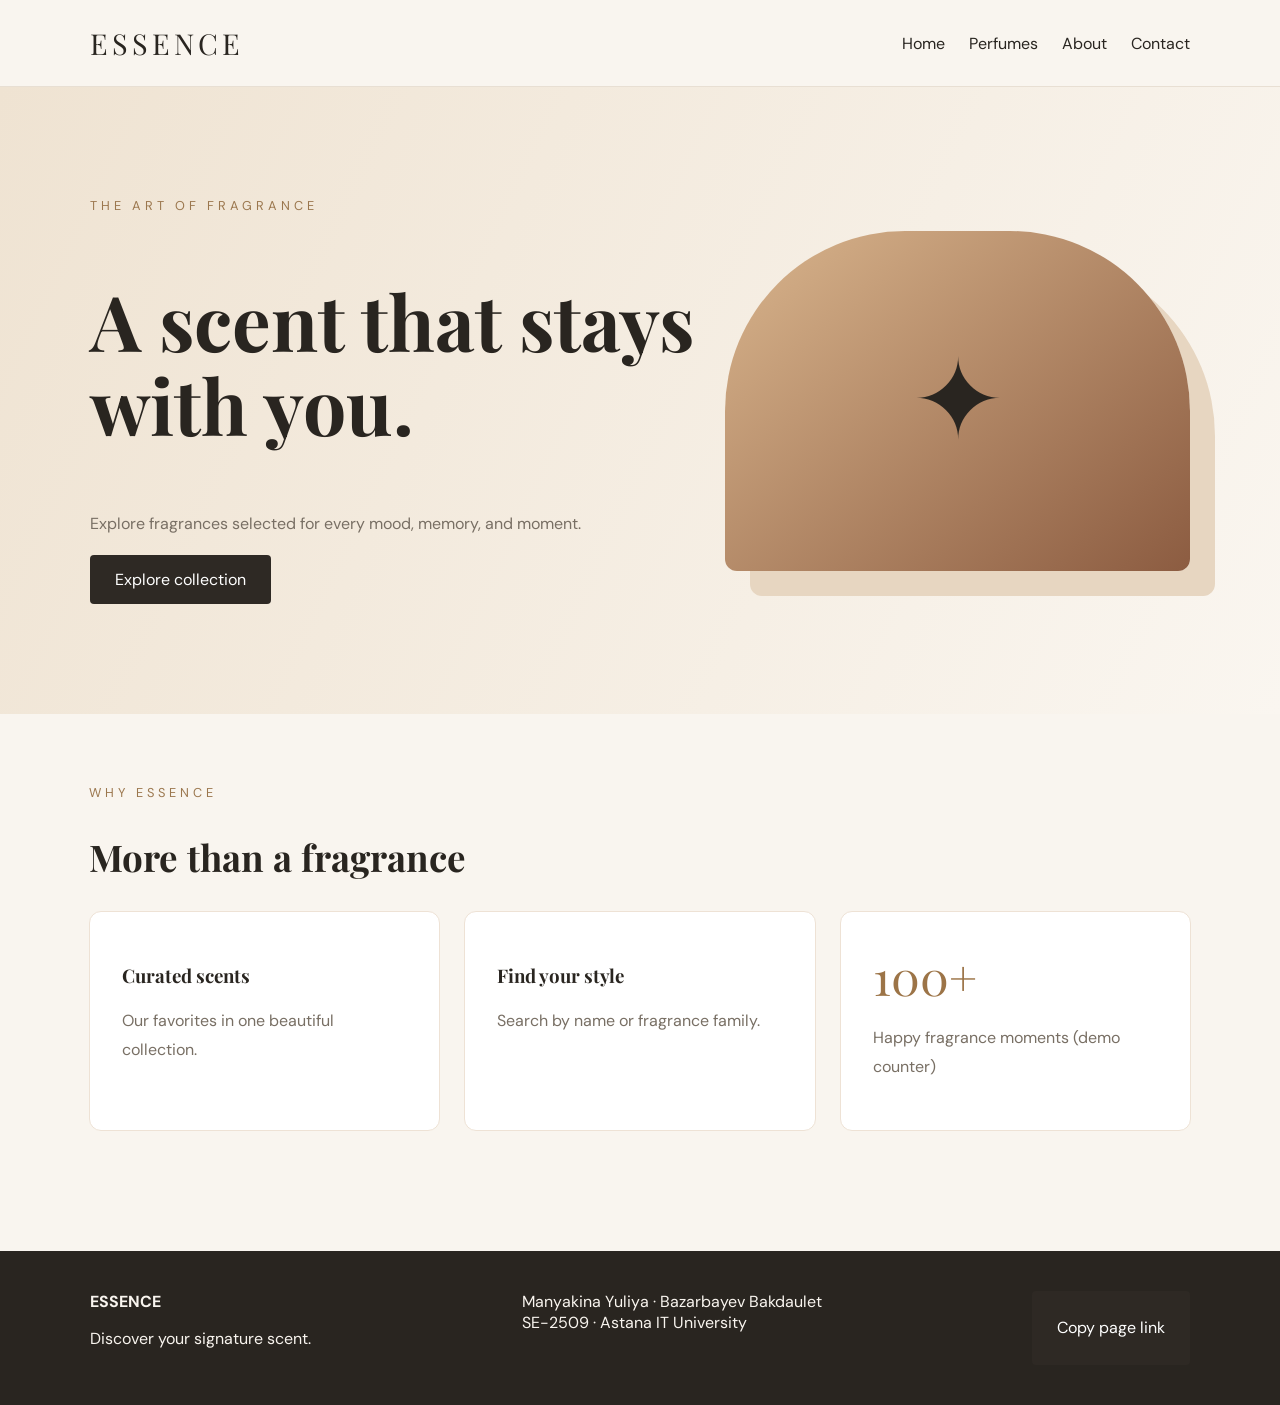
<file: index.html>
<!doctype html><html lang="en"><head><meta charset="utf-8"><meta name="viewport" content="width=device-width,initial-scale=1"><title>Home | ESSENCE</title><link rel="stylesheet" href="css/style.css"><script src="https://code.jquery.com/jquery-3.7.1.min.js"></script></head><body><div id="progress"></div><header class="nav"><a class="brand" href="index.html">ESSENCE</a><nav class="links"><a href="index.html">Home</a><a href="perfumes.html">Perfumes</a><a href="about.html">About</a><a href="contact.html">Contact</a></nav></header><main><section class="hero"><div id="welcome"><div class="eyebrow">The art of fragrance</div><h1>A scent that stays with you.</h1><p class="muted">Explore fragrances selected for every mood, memory, and moment.</p><a class="btn" href="perfumes.html">Explore collection</a></div><div class="hero-art" aria-label="Decorative perfume bottle">✦</div></section><section class="container"><div class="eyebrow">Why ESSENCE</div><h2>More than a fragrance</h2><div class="grid"><div class="panel"><h3>Curated scents</h3><p class="muted">Our favorites in one beautiful collection.</p></div><div class="panel"><h3>Find your style</h3><p class="muted">Search by name or fragrance family.</p></div><div class="panel"><div class="counter" id="counter">0+</div><p class="muted">Happy fragrance moments (demo counter)</p></div></div></section></main><footer><div><strong>ESSENCE</strong><p>Discover your signature scent.</p></div><div>Manyakina Yuliya · Bazarbayev Bakdaulet<br>SE-2509 · Astana IT University</div><button class="btn copy-link">Copy page link</button></footer><div id="toast" role="status"></div><script src="js/common.js"></script><script src="js/home.js"></script></body></html>
</file>
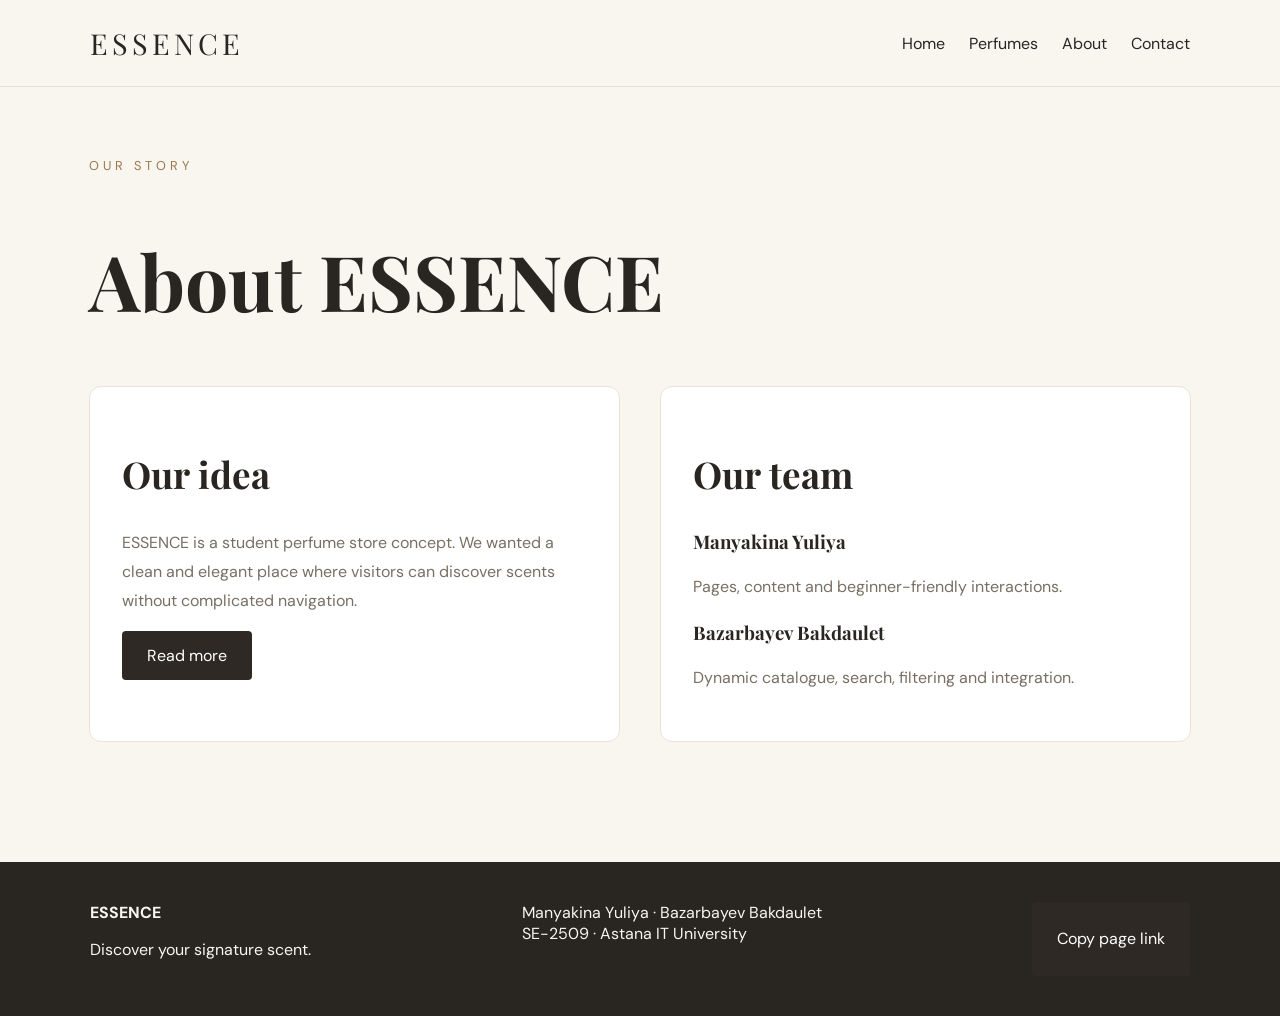
<file: about.html>
<!doctype html><html lang="en"><head><meta charset="utf-8"><meta name="viewport" content="width=device-width,initial-scale=1"><title>About | ESSENCE</title><link rel="stylesheet" href="css/style.css"><script src="https://code.jquery.com/jquery-3.7.1.min.js"></script></head><body><div id="progress"></div><header class="nav"><a class="brand" href="index.html">ESSENCE</a><nav class="links"><a href="index.html">Home</a><a href="perfumes.html">Perfumes</a><a href="about.html">About</a><a href="contact.html">Contact</a></nav></header><main><section class="container"><div class="eyebrow">Our story</div><h1>About ESSENCE</h1><div class="two"><div class="panel"><h2>Our idea</h2><p class="muted">ESSENCE is a student perfume store concept. We wanted a clean and elegant place where visitors can discover scents without complicated navigation.</p><button id="read-more" class="btn">Read more</button><p id="more" class="muted">We created this website for our Frontend jQuery assignment, using HTML, CSS, JavaScript and jQuery.</p></div><div class="panel"><h2>Our team</h2><h3>Manyakina Yuliya</h3><p class="muted">Pages, content and beginner-friendly interactions.</p><h3>Bazarbayev Bakdaulet</h3><p class="muted">Dynamic catalogue, search, filtering and integration.</p></div></div></section></main><footer><div><strong>ESSENCE</strong><p>Discover your signature scent.</p></div><div>Manyakina Yuliya · Bazarbayev Bakdaulet<br>SE-2509 · Astana IT University</div><button class="btn copy-link">Copy page link</button></footer><div id="toast" role="status"></div><script src="js/common.js"></script><script src="js/about.js"></script></body></html>
</file>
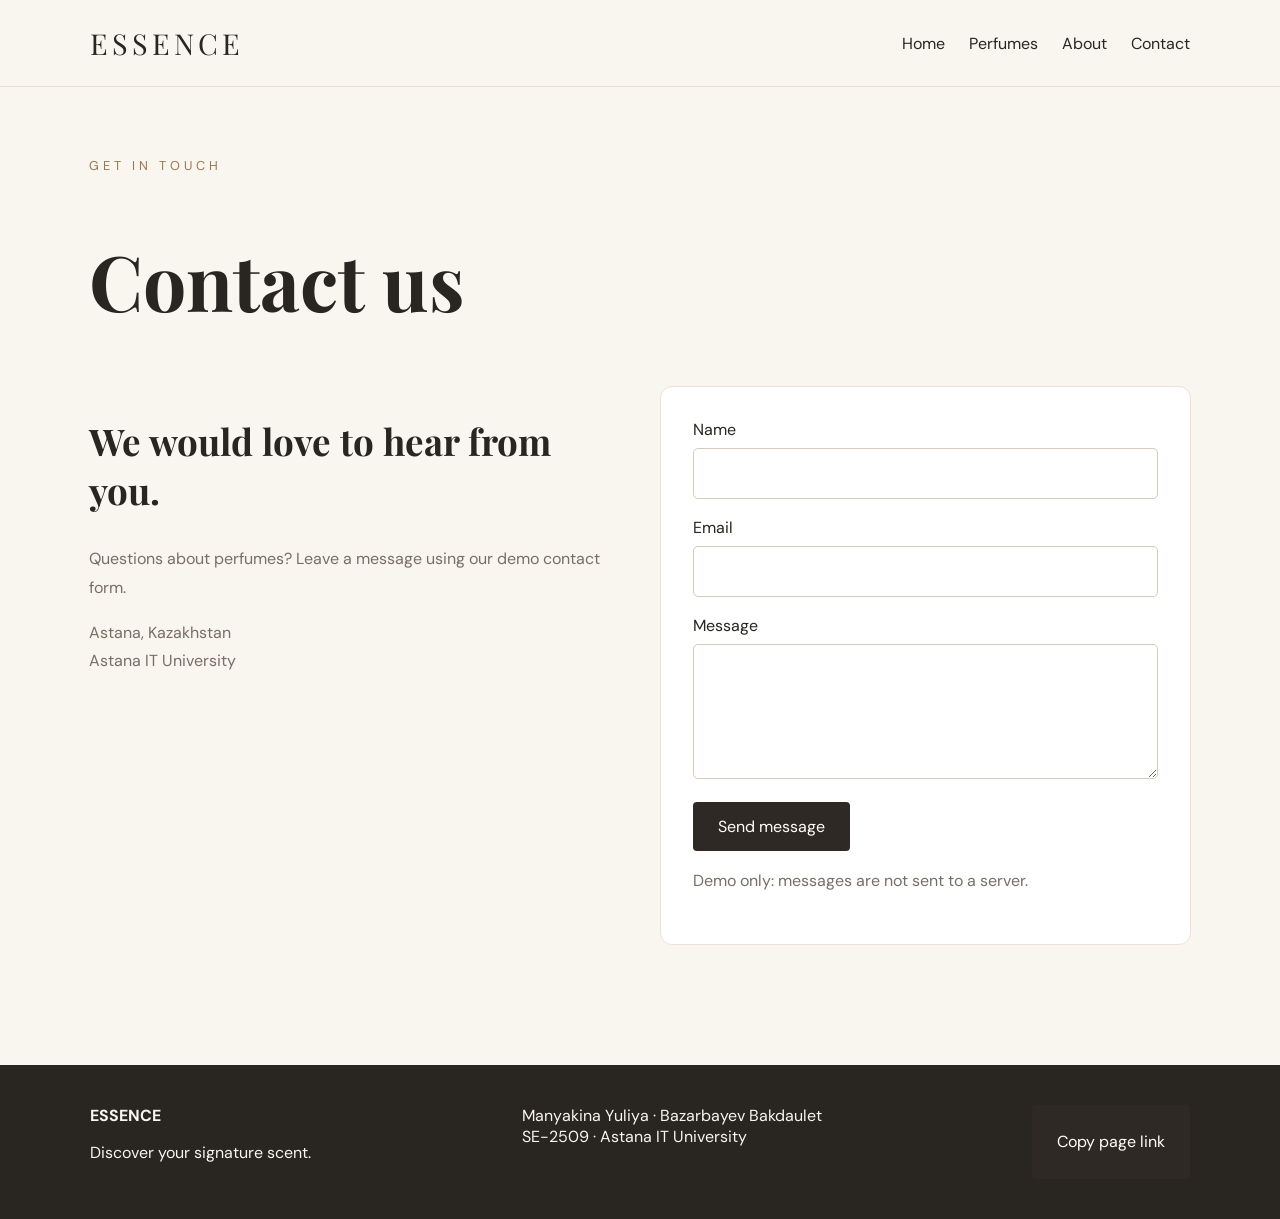
<file: contact.html>
<!doctype html><html lang="en"><head><meta charset="utf-8"><meta name="viewport" content="width=device-width,initial-scale=1"><title>Contact | ESSENCE</title><link rel="stylesheet" href="css/style.css"><script src="https://code.jquery.com/jquery-3.7.1.min.js"></script></head><body><div id="progress"></div><header class="nav"><a class="brand" href="index.html">ESSENCE</a><nav class="links"><a href="index.html">Home</a><a href="perfumes.html">Perfumes</a><a href="about.html">About</a><a href="contact.html">Contact</a></nav></header><main><section class="container"><div class="eyebrow">Get in touch</div><h1>Contact us</h1><div class="two"><div><h2>We would love to hear from you.</h2><p class="muted">Questions about perfumes? Leave a message using our demo contact form.</p><p class="muted">Astana, Kazakhstan<br>Astana IT University</p></div><form id="contact-form" class="panel"><label for="name">Name</label><input class="field" id="name" required><label for="email">Email</label><input class="field" id="email" type="email" required><label for="message">Message</label><textarea class="field" id="message" rows="5" required></textarea><button id="send" class="btn" type="submit">Send message</button><span id="spinner" style="display:none;margin-left:12px">⏳ Loading...</span><p class="muted">Demo only: messages are not sent to a server.</p></form></div></section></main><footer><div><strong>ESSENCE</strong><p>Discover your signature scent.</p></div><div>Manyakina Yuliya · Bazarbayev Bakdaulet<br>SE-2509 · Astana IT University</div><button class="btn copy-link">Copy page link</button></footer><div id="toast" role="status"></div><script src="js/common.js"></script><script src="js/contact.js"></script></body></html>
</file>
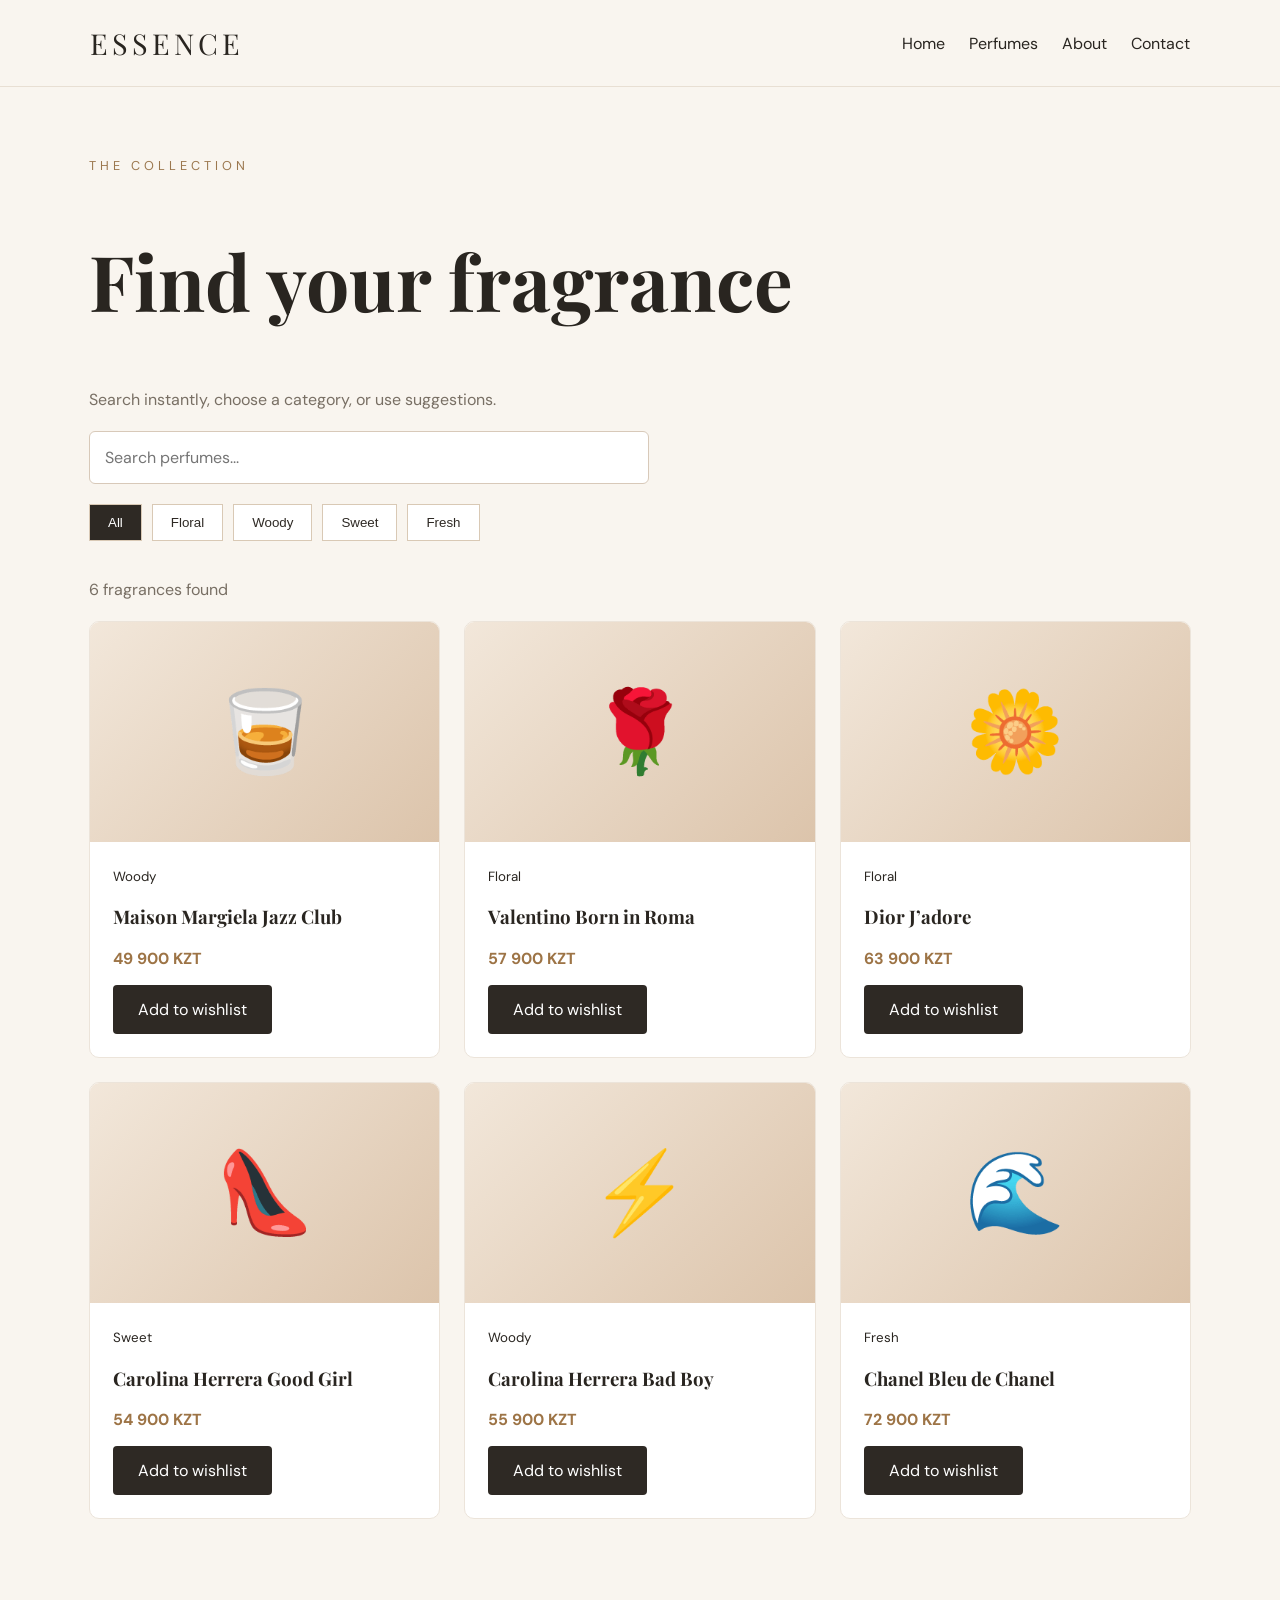
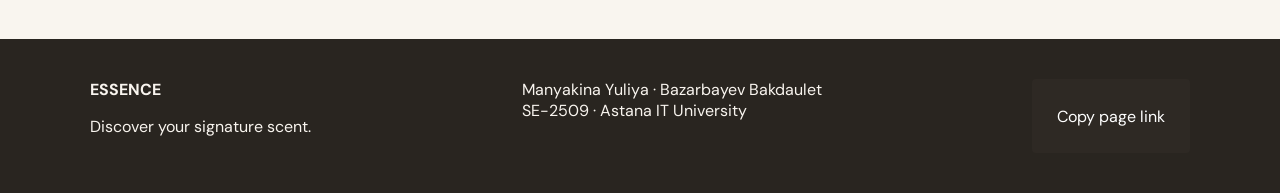
<file: perfumes.html>
<!doctype html><html lang="en"><head><meta charset="utf-8"><meta name="viewport" content="width=device-width,initial-scale=1"><title>Perfumes | ESSENCE</title><link rel="stylesheet" href="css/style.css"><script src="https://code.jquery.com/jquery-3.7.1.min.js"></script></head><body><div id="progress"></div><header class="nav"><a class="brand" href="index.html">ESSENCE</a><nav class="links"><a href="index.html">Home</a><a href="perfumes.html">Perfumes</a><a href="about.html">About</a><a href="contact.html">Contact</a></nav></header><main><section class="container"><div class="eyebrow">The collection</div><h1>Find your fragrance</h1><p class="muted">Search instantly, choose a category, or use suggestions.</p><div class="search-wrap"><input id="search" class="search" type="search" autocomplete="off" placeholder="Search perfumes..."><div id="suggestions" class="suggestions"></div></div><div class="filters"><button class="filter selected" data-category="All">All</button><button class="filter" data-category="Floral">Floral</button><button class="filter" data-category="Woody">Woody</button><button class="filter" data-category="Sweet">Sweet</button><button class="filter" data-category="Fresh">Fresh</button></div><p id="count" class="muted"></p><div id="products" class="grid"></div></section></main><footer><div><strong>ESSENCE</strong><p>Discover your signature scent.</p></div><div>Manyakina Yuliya · Bazarbayev Bakdaulet<br>SE-2509 · Astana IT University</div><button class="btn copy-link">Copy page link</button></footer><div id="toast" role="status"></div><script src="js/common.js"></script><script src="js/data.js"></script><script src="js/products.js"></script></body></html>
</file>
<file: css/style.css>
@import url('https://fonts.googleapis.com/css2?family=DM+Sans:wght@400;500;700&family=Playfair+Display:wght@500;600&display=swap');
:root{--ink:#292520;--cream:#f9f5ef;--gold:#ae8350}*{box-sizing:border-box}html{scroll-behavior:smooth}body{margin:0;background:var(--cream);color:var(--ink);font-family:'DM Sans',sans-serif}h1,h2,h3,.brand{font-family:'Playfair Display',serif}h1{font-size:clamp(2.6rem,6vw,5.5rem);line-height:1.1}h2{font-size:2.3rem}a{text-decoration:none;color:inherit}.nav{display:flex;justify-content:space-between;align-items:center;padding:24px 7%;border-bottom:1px solid #e8dfd3;gap:20px}.brand{font-size:1.8rem;letter-spacing:4px}.links{display:flex;gap:24px;flex-wrap:wrap}.links a:hover,.active{color:var(--gold)}.hero{padding:110px 7%;background:linear-gradient(115deg,#efe3d2,#faf6f0);display:grid;grid-template-columns:1.3fr 1fr;gap:30px;align-items:center}.eyebrow{letter-spacing:4px;text-transform:uppercase;color:#9b774e;font-size:.8rem}.hero-art{height:340px;border-radius:180px 180px 12px 12px;background:linear-gradient(140deg,#d9b58d,#8c5c41);display:grid;place-items:center;font-size:110px;box-shadow:25px 25px 0 #e7d6c1}.container{max-width:1150px;margin:auto;padding:70px 24px}.muted{color:#786f64;line-height:1.8}.btn{display:inline-block;border:0;background:#2e2924;color:white;padding:14px 25px;cursor:pointer;border-radius:4px;font:inherit}.btn:hover{background:#9a7249}.grid{display:grid;grid-template-columns:repeat(3,1fr);gap:24px}.product{background:#fff;border:1px solid #ece4da;border-radius:10px;overflow:hidden;transition:transform .2s}.product:hover{transform:translateY(-5px)}.product-art{height:220px;display:grid;place-items:center;font-size:80px;background:linear-gradient(135deg,#f2e7da,#dcc4ab)}.product-info{padding:23px}.price{color:#9d7446;font-weight:bold}.search{width:100%;max-width:560px;padding:15px;border:1px solid #d8c9b9;border-radius:6px;font:inherit}.search-wrap{position:relative;max-width:560px}.suggestions{position:absolute;top:100%;left:0;right:0;background:#fff;z-index:5;box-shadow:0 10px 20px #0002}.suggestions div{padding:10px;cursor:pointer}.suggestions div:hover{background:#f5eadd}mark{background:#f2d59a}.filters{display:flex;gap:10px;flex-wrap:wrap;margin:20px 0 35px}.filter{background:white;border:1px solid #d9c9b5;color:#2e2924;padding:10px 18px;cursor:pointer}.filter.selected{background:#2e2924;color:white}.panel{background:white;border:1px solid #eee2d5;border-radius:12px;padding:32px}.two{display:grid;grid-template-columns:1fr 1fr;gap:40px}.field{width:100%;padding:14px;margin:8px 0 18px;border:1px solid #d6c9bb;font:inherit;border-radius:5px}footer{background:#292520;color:#f9f5ef;padding:40px 7%;margin-top:50px;display:flex;justify-content:space-between;gap:20px;flex-wrap:wrap}#progress{position:fixed;top:0;left:0;height:4px;background:#b18b58;width:0;z-index:30}#toast{position:fixed;bottom:25px;right:25px;background:#292520;color:#fff;padding:16px 22px;border-radius:6px;display:none;z-index:20}.counter{font-size:3rem;color:#9c7447;font-family:'Playfair Display',serif}@media(max-width:750px){.hero,.two{grid-template-columns:1fr}.grid{grid-template-columns:1fr 1fr}.hero{padding:70px 7%}.hero-art{height:230px}.nav{flex-direction:column}.container{padding:50px 20px}}@media(max-width:480px){.grid{grid-template-columns:1fr}.links{justify-content:center;gap:13px}}
</file>
